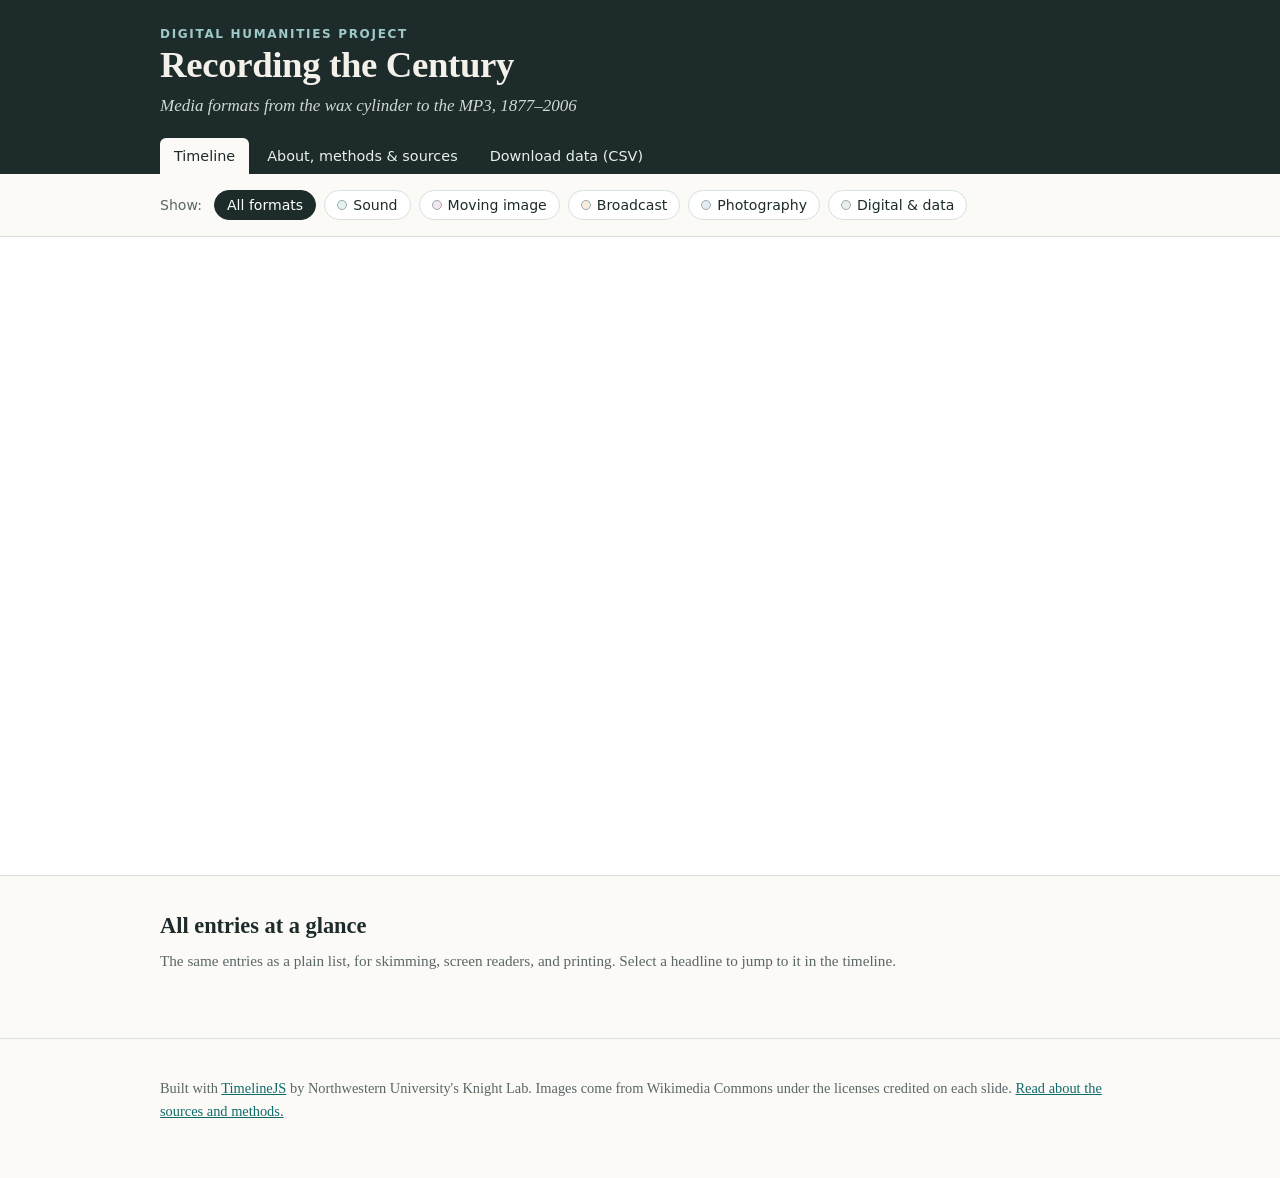
<file: media-timeline/index.html>
<!DOCTYPE html>
<html lang="en">
<head>
<meta charset="utf-8">
<meta name="viewport" content="width=device-width, initial-scale=1">
<title>Recording the Century: Media Formats, 1877–2006</title>
<meta name="description" content="An interactive timeline of 20th-century media formats: sound, moving image, broadcast, photography and digital data.">
<link rel="stylesheet" href="https://cdn.knightlab.com/libs/timeline3/latest/css/timeline.css">
<link rel="stylesheet" href="style.css">
</head>
<body>
<header class="site">
  <div class="wrap">
    <p class="kicker">Digital Humanities project</p>
    <h1>Recording the Century</h1>
    <p class="dek">Media formats from the wax cylinder to the MP3, 1877–2006</p>
    <nav><a href="index.html" aria-current="page">Timeline</a><a href="about.html">About, methods &amp; sources</a><a href="data/media-formats-revised.csv">Download data (CSV)</a></nav>
  </div>
</header>

<main>
  <div class="wrap">
    <div class="filters" role="group" aria-label="Filter the timeline by group">
      <span class="label">Show:</span>
      <button type="button" data-g="" aria-pressed="true">All formats</button>
      <button type="button" data-g="Sound" aria-pressed="false"><i style="background:#e3f1f1"></i>Sound</button>
      <button type="button" data-g="Moving image" aria-pressed="false"><i style="background:#f3e6ef"></i>Moving image</button>
      <button type="button" data-g="Broadcast" aria-pressed="false"><i style="background:#f8ecdc"></i>Broadcast</button>
      <button type="button" data-g="Photography" aria-pressed="false"><i style="background:#e6eaf4"></i>Photography</button>
      <button type="button" data-g="Digital & data" aria-pressed="false"><i style="background:#e5f0e6"></i>Digital &amp; data</button>
    </div>
  </div>
  <div id="timeline-embed" aria-label="Interactive timeline"></div>

  <section class="wrap listview" aria-labelledby="list-h">
    <h2 id="list-h">All entries at a glance</h2>
    <p class="note">The same entries as a plain list, for skimming, screen readers, and printing. Select a headline to jump to it in the timeline.</p>
    <ol id="list"></ol>
  </section>
</main>

<footer class="site"><div class="wrap">
  <p>Built with <a href="https://timeline.knightlab.com/">TimelineJS</a> by Northwestern University's Knight Lab. Images come from Wikimedia Commons under the licenses credited on each slide. <a href="about.html">Read about the sources and methods.</a></p>
</div></footer>

<script src="https://cdn.knightlab.com/libs/timeline3/latest/js/timeline.js"></script>
<script>
(async function () {
  const data = await fetch('timeline.json').then(r => r.json());
  const opts = { hash_bookmark: true, initial_zoom: 2, timenav_height_percentage: 30, font: 'default' };
  let tl;
  function render(group) {
    const d = structuredClone(data);
    if (group) d.events = d.events.filter(e => e.group === group);
    document.getElementById('timeline-embed').innerHTML = '';
    tl = new TL.Timeline('timeline-embed', d, opts);
  }
  render('');

  document.querySelectorAll('.filters button').forEach(b => b.addEventListener('click', () => {
    document.querySelectorAll('.filters button').forEach(x => x.setAttribute('aria-pressed', x === b));
    history.replaceState(null, '', location.pathname);
    render(b.dataset.g);
  }));

  const fmt = sd => {
    const m = ['','Jan.','Feb.','Mar.','Apr.','May','June','July','Aug.','Sept.','Oct.','Nov.','Dec.'];
    return [sd.month ? m[+sd.month] : '', sd.day || '', sd.year].filter(Boolean).join(' ').replace(/(\d) (\d{4})$/, '$1, $2');
  };
  const list = document.getElementById('list');
  data.events.forEach(e => {
    const li = document.createElement('li');
    li.innerHTML = `<span class="yr">${fmt(e.start_date)}</span>
      <a href="#event-${e.unique_id}" class="jump">${e.text.headline}</a>
      <span class="grp">${e.group}</span>`;
    li.querySelector('a').addEventListener('click', ev => {
      ev.preventDefault();
      document.querySelector('.filters button[data-g=""]').click();
      setTimeout(() => { tl.goToId(e.unique_id); document.getElementById('timeline-embed').scrollIntoView({behavior: 'smooth'}); }, 300);
    });
    list.appendChild(li);
  });
})();
</script>
</body>
</html>
</file>
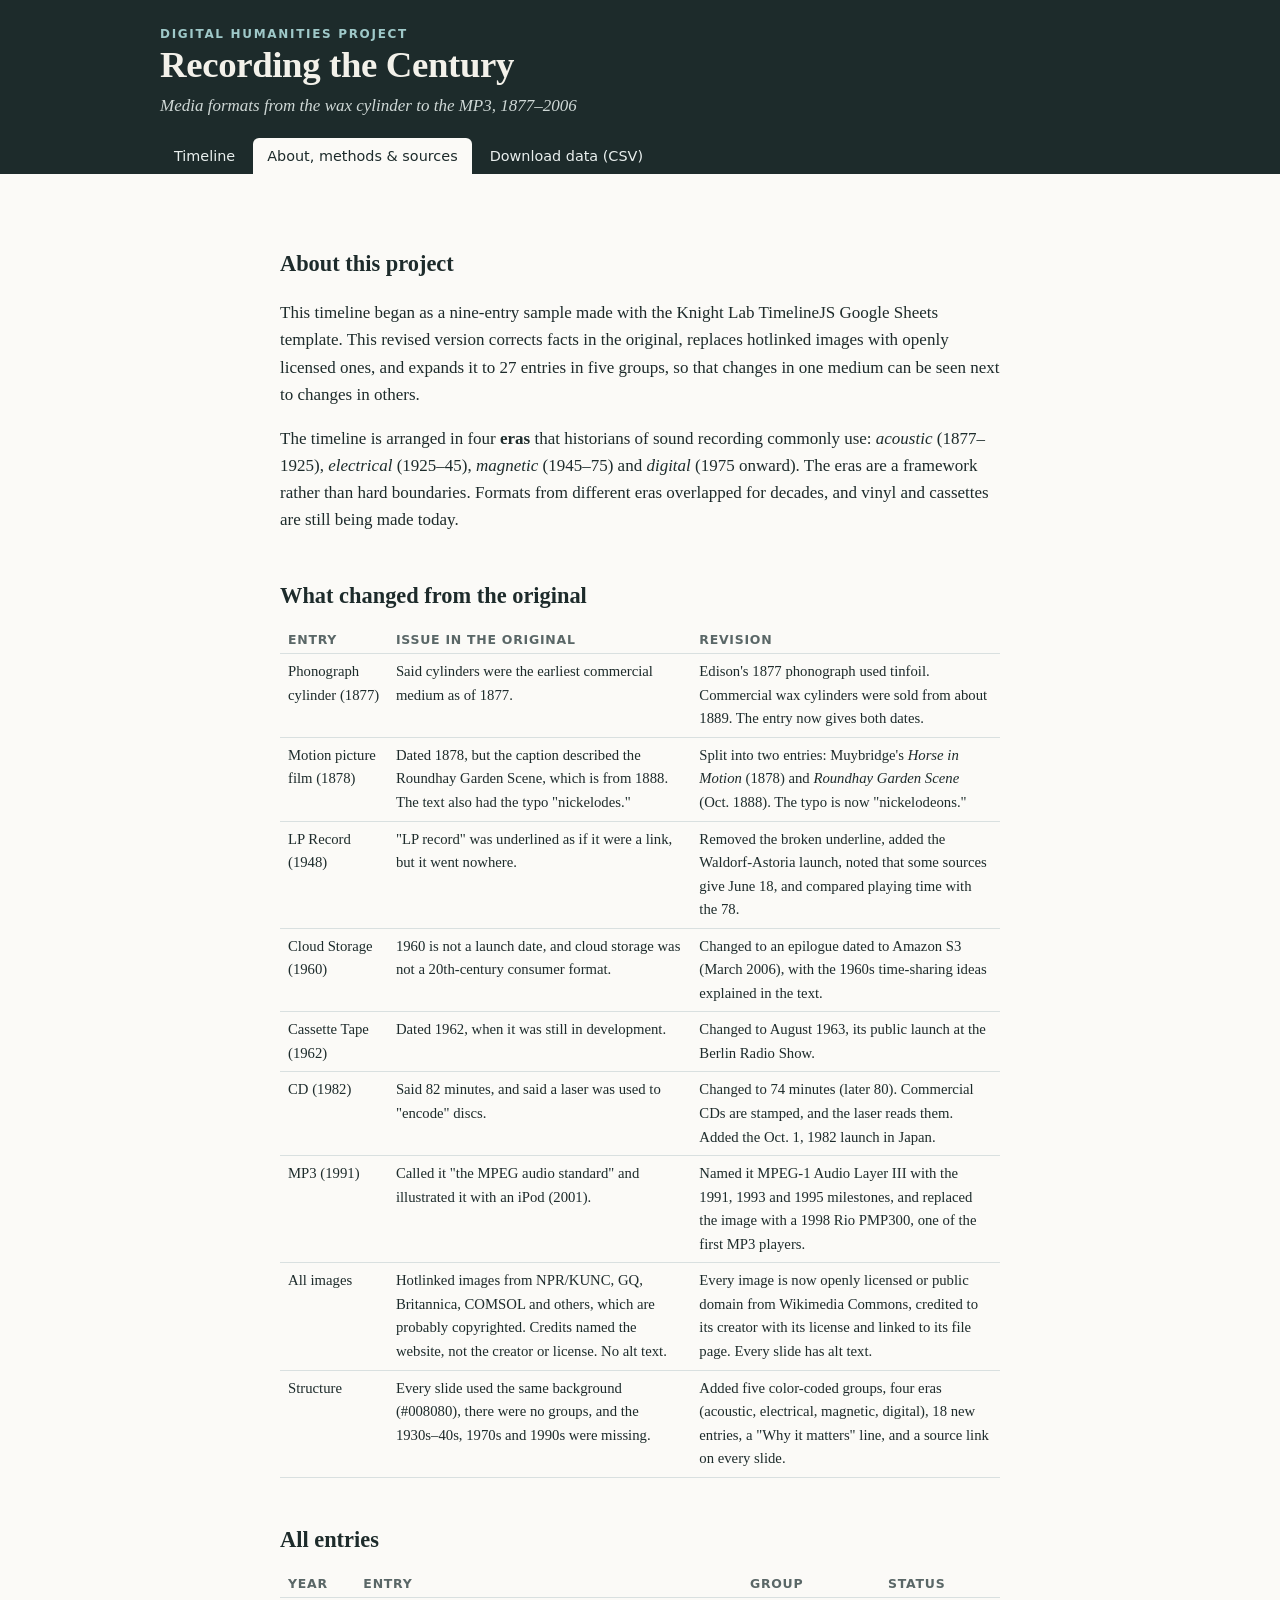
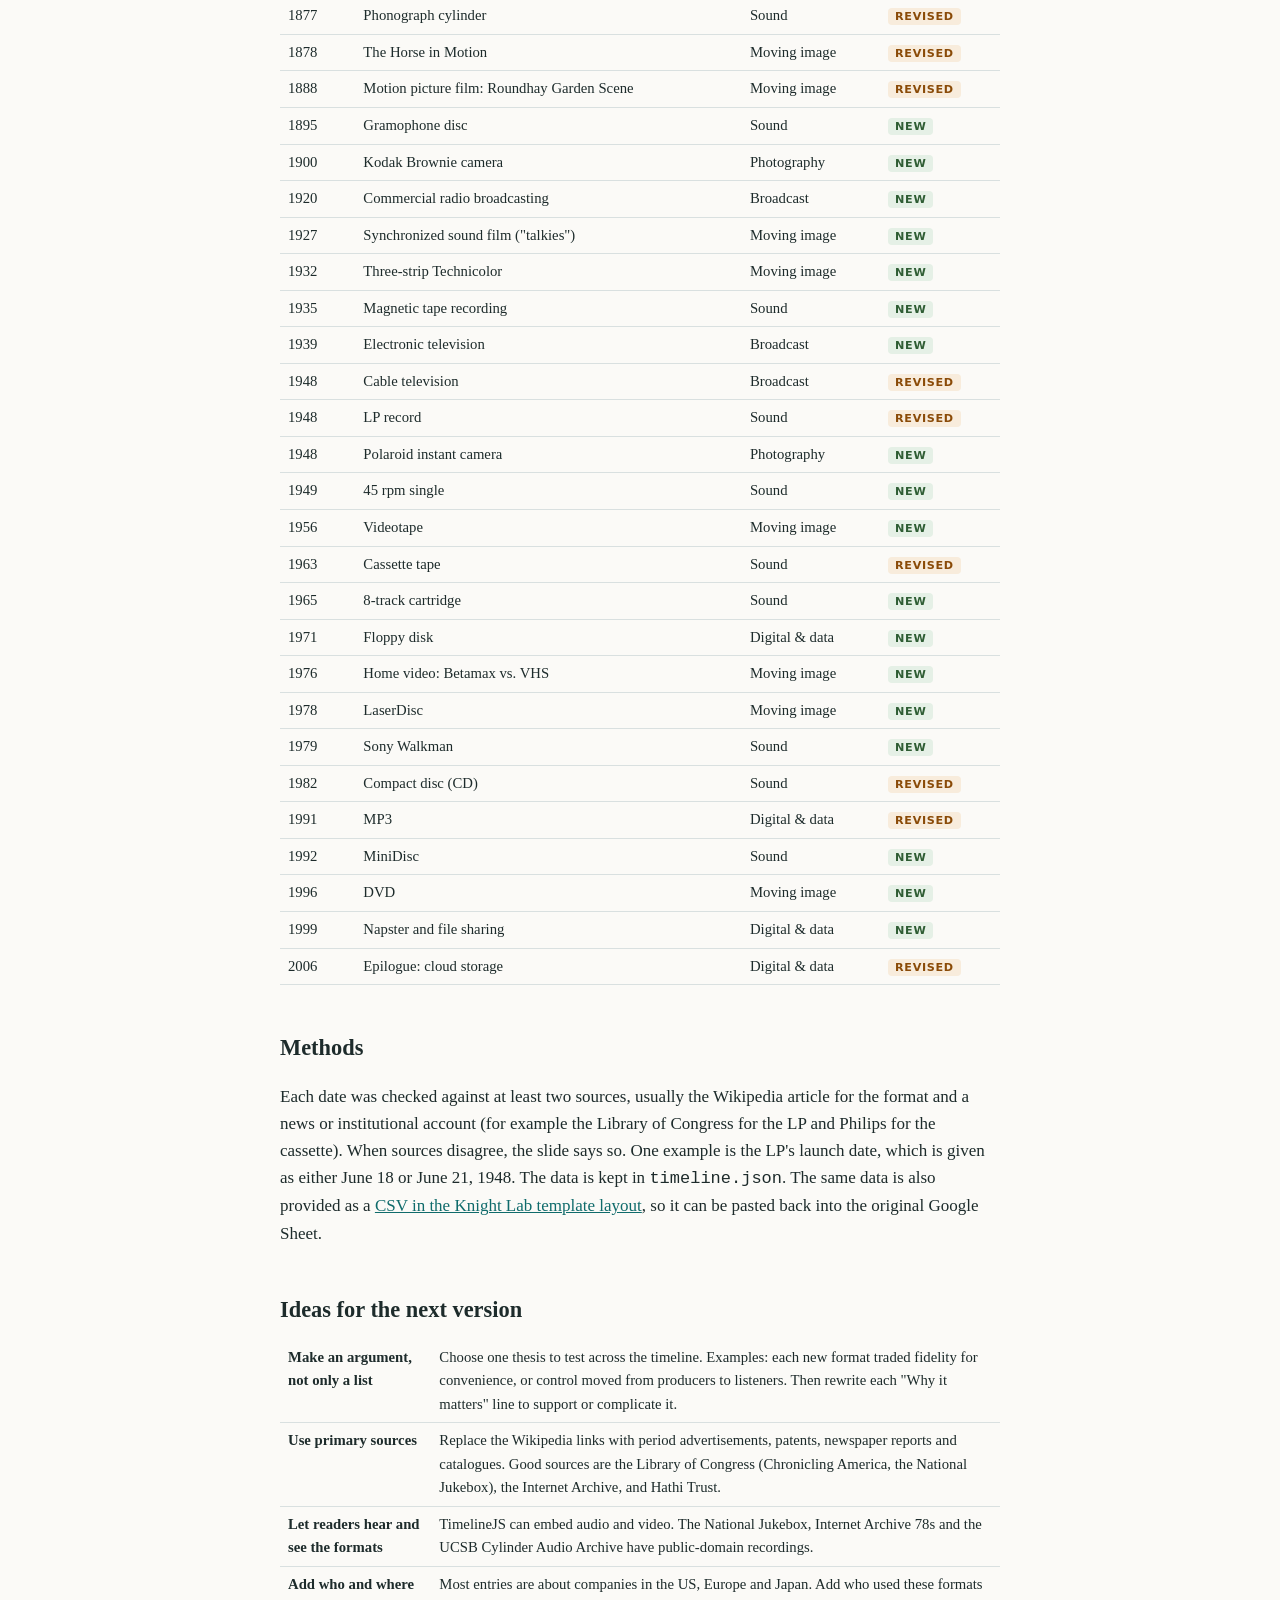
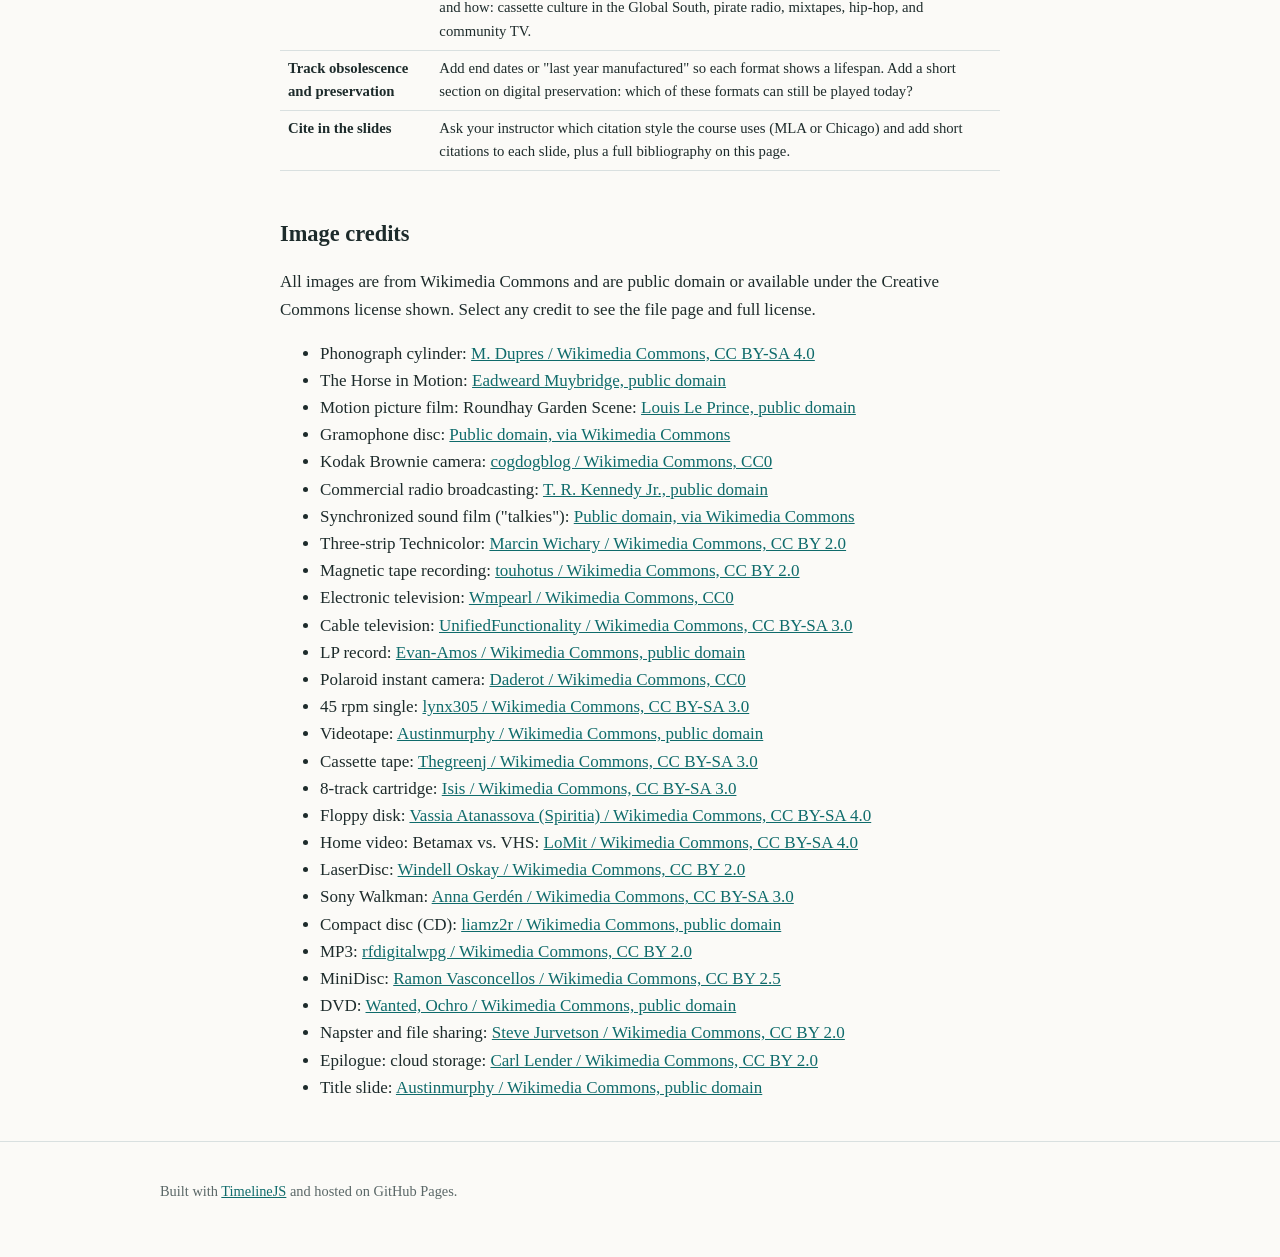
<file: media-timeline/about.html>
<!DOCTYPE html>
<html lang="en">
<head>
<meta charset="utf-8">
<meta name="viewport" content="width=device-width, initial-scale=1">
<title>About, methods &amp; sources | Recording the Century</title>
<link rel="stylesheet" href="style.css">
</head>
<body>
<header class="site">
  <div class="wrap">
    <p class="kicker">Digital Humanities project</p>
    <h1>Recording the Century</h1>
    <p class="dek">Media formats from the wax cylinder to the MP3, 1877–2006</p>
    <nav><a href="index.html">Timeline</a><a href="about.html" aria-current="page">About, methods &amp; sources</a><a href="data/media-formats-revised.csv">Download data (CSV)</a></nav>
  </div>
</header>
<main class="wrap prose">
  <h2>About this project</h2>
  <p>This timeline began as a nine-entry sample made with the Knight Lab TimelineJS Google Sheets template. This revised version corrects facts in the original, replaces hotlinked images with openly licensed ones, and expands it to 27 entries in five groups, so that changes in one medium can be seen next to changes in others.</p>
  <p>The timeline is arranged in four <strong>eras</strong> that historians of sound recording commonly use: <em>acoustic</em> (1877–1925), <em>electrical</em> (1925–45), <em>magnetic</em> (1945–75) and <em>digital</em> (1975 onward). The eras are a framework rather than hard boundaries. Formats from different eras overlapped for decades, and vinyl and cassettes are still being made today.</p>

  <h2>What changed from the original</h2>
  <table><thead><tr><th>Entry</th><th>Issue in the original</th><th>Revision</th></tr></thead><tbody>
  <tr><td>Phonograph cylinder (1877)</td><td>Said cylinders were the earliest commercial medium as of 1877.</td><td>Edison's 1877 phonograph used tinfoil. Commercial wax cylinders were sold from about 1889. The entry now gives both dates.</td></tr><tr><td>Motion picture film (1878)</td><td>Dated 1878, but the caption described the Roundhay Garden Scene, which is from 1888. The text also had the typo "nickelodes."</td><td>Split into two entries: Muybridge's <em>Horse in Motion</em> (1878) and <em>Roundhay Garden Scene</em> (Oct. 1888). The typo is now "nickelodeons."</td></tr><tr><td>LP Record (1948)</td><td>"LP record" was underlined as if it were a link, but it went nowhere.</td><td>Removed the broken underline, added the Waldorf-Astoria launch, noted that some sources give June 18, and compared playing time with the 78.</td></tr><tr><td>Cloud Storage (1960)</td><td>1960 is not a launch date, and cloud storage was not a 20th-century consumer format.</td><td>Changed to an epilogue dated to Amazon S3 (March 2006), with the 1960s time-sharing ideas explained in the text.</td></tr><tr><td>Cassette Tape (1962)</td><td>Dated 1962, when it was still in development.</td><td>Changed to August 1963, its public launch at the Berlin Radio Show.</td></tr><tr><td>CD (1982)</td><td>Said 82 minutes, and said a laser was used to "encode" discs.</td><td>Changed to 74 minutes (later 80). Commercial CDs are stamped, and the laser reads them. Added the Oct. 1, 1982 launch in Japan.</td></tr><tr><td>MP3 (1991)</td><td>Called it "the MPEG audio standard" and illustrated it with an iPod (2001).</td><td>Named it MPEG-1 Audio Layer III with the 1991, 1993 and 1995 milestones, and replaced the image with a 1998 Rio PMP300, one of the first MP3 players.</td></tr><tr><td>All images</td><td>Hotlinked images from NPR/KUNC, GQ, Britannica, COMSOL and others, which are probably copyrighted. Credits named the website, not the creator or license. No alt text.</td><td>Every image is now openly licensed or public domain from Wikimedia Commons, credited to its creator with its license and linked to its file page. Every slide has alt text.</td></tr><tr><td>Structure</td><td>Every slide used the same background (#008080), there were no groups, and the 1930s–40s, 1970s and 1990s were missing.</td><td>Added five color-coded groups, four eras (acoustic, electrical, magnetic, digital), 18 new entries, a "Why it matters" line, and a source link on every slide.</td></tr>
  </tbody></table>

  <h2>All entries</h2>
  <table><thead><tr><th>Year</th><th>Entry</th><th>Group</th><th>Status</th></tr></thead><tbody>
  <tr><td>1877</td><td>Phonograph cylinder</td><td>Sound</td><td><span class="tag revised">revised</span></td></tr><tr><td>1878</td><td>The Horse in Motion</td><td>Moving image</td><td><span class="tag revised">revised</span></td></tr><tr><td>1888</td><td>Motion picture film: Roundhay Garden Scene</td><td>Moving image</td><td><span class="tag revised">revised</span></td></tr><tr><td>1895</td><td>Gramophone disc</td><td>Sound</td><td><span class="tag new">new</span></td></tr><tr><td>1900</td><td>Kodak Brownie camera</td><td>Photography</td><td><span class="tag new">new</span></td></tr><tr><td>1920</td><td>Commercial radio broadcasting</td><td>Broadcast</td><td><span class="tag new">new</span></td></tr><tr><td>1927</td><td>Synchronized sound film (&quot;talkies&quot;)</td><td>Moving image</td><td><span class="tag new">new</span></td></tr><tr><td>1932</td><td>Three-strip Technicolor</td><td>Moving image</td><td><span class="tag new">new</span></td></tr><tr><td>1935</td><td>Magnetic tape recording</td><td>Sound</td><td><span class="tag new">new</span></td></tr><tr><td>1939</td><td>Electronic television</td><td>Broadcast</td><td><span class="tag new">new</span></td></tr><tr><td>1948</td><td>Cable television</td><td>Broadcast</td><td><span class="tag revised">revised</span></td></tr><tr><td>1948</td><td>LP record</td><td>Sound</td><td><span class="tag revised">revised</span></td></tr><tr><td>1948</td><td>Polaroid instant camera</td><td>Photography</td><td><span class="tag new">new</span></td></tr><tr><td>1949</td><td>45 rpm single</td><td>Sound</td><td><span class="tag new">new</span></td></tr><tr><td>1956</td><td>Videotape</td><td>Moving image</td><td><span class="tag new">new</span></td></tr><tr><td>1963</td><td>Cassette tape</td><td>Sound</td><td><span class="tag revised">revised</span></td></tr><tr><td>1965</td><td>8-track cartridge</td><td>Sound</td><td><span class="tag new">new</span></td></tr><tr><td>1971</td><td>Floppy disk</td><td>Digital & data</td><td><span class="tag new">new</span></td></tr><tr><td>1976</td><td>Home video: Betamax vs. VHS</td><td>Moving image</td><td><span class="tag new">new</span></td></tr><tr><td>1978</td><td>LaserDisc</td><td>Moving image</td><td><span class="tag new">new</span></td></tr><tr><td>1979</td><td>Sony Walkman</td><td>Sound</td><td><span class="tag new">new</span></td></tr><tr><td>1982</td><td>Compact disc (CD)</td><td>Sound</td><td><span class="tag revised">revised</span></td></tr><tr><td>1991</td><td>MP3</td><td>Digital & data</td><td><span class="tag revised">revised</span></td></tr><tr><td>1992</td><td>MiniDisc</td><td>Sound</td><td><span class="tag new">new</span></td></tr><tr><td>1996</td><td>DVD</td><td>Moving image</td><td><span class="tag new">new</span></td></tr><tr><td>1999</td><td>Napster and file sharing</td><td>Digital & data</td><td><span class="tag new">new</span></td></tr><tr><td>2006</td><td>Epilogue: cloud storage</td><td>Digital & data</td><td><span class="tag revised">revised</span></td></tr>
  </tbody></table>

  <h2>Methods</h2>
  <p>Each date was checked against at least two sources, usually the Wikipedia article for the format and a news or institutional account (for example the Library of Congress for the LP and Philips for the cassette). When sources disagree, the slide says so. One example is the LP's launch date, which is given as either June 18 or June 21, 1948. The data is kept in <code>timeline.json</code>. The same data is also provided as a <a href="data/media-formats-revised.csv">CSV in the Knight Lab template layout</a>, so it can be pasted back into the original Google Sheet.</p>

  <h2>Ideas for the next version</h2>
  <table><tbody>
  <tr><td><strong>Make an argument, not only a list</strong></td><td>Choose one thesis to test across the timeline. Examples: each new format traded fidelity for convenience, or control moved from producers to listeners. Then rewrite each "Why it matters" line to support or complicate it.</td></tr><tr><td><strong>Use primary sources</strong></td><td>Replace the Wikipedia links with period advertisements, patents, newspaper reports and catalogues. Good sources are the Library of Congress (Chronicling America, the National Jukebox), the Internet Archive, and Hathi Trust.</td></tr><tr><td><strong>Let readers hear and see the formats</strong></td><td>TimelineJS can embed audio and video. The National Jukebox, Internet Archive 78s and the UCSB Cylinder Audio Archive have public-domain recordings.</td></tr><tr><td><strong>Add who and where</strong></td><td>Most entries are about companies in the US, Europe and Japan. Add who used these formats and how: cassette culture in the Global South, pirate radio, mixtapes, hip-hop, and community TV.</td></tr><tr><td><strong>Track obsolescence and preservation</strong></td><td>Add end dates or "last year manufactured" so each format shows a lifespan. Add a short section on digital preservation: which of these formats can still be played today?</td></tr><tr><td><strong>Cite in the slides</strong></td><td>Ask your instructor which citation style the course uses (MLA or Chicago) and add short citations to each slide, plus a full bibliography on this page.</td></tr>
  </tbody></table>

  <h2>Image credits</h2>
  <p>All images are from Wikimedia Commons and are public domain or available under the Creative Commons license shown. Select any credit to see the file page and full license.</p>
  <ul><li>Phonograph cylinder: <a href="https://commons.wikimedia.org/wiki/File:Cilindrodefonografo.jpg">M. Dupres / Wikimedia Commons, CC BY-SA 4.0</a></li><li>The Horse in Motion: <a href="https://commons.wikimedia.org/wiki/File:Muybridge_race_horse_animated.gif">Eadweard Muybridge, public domain</a></li><li>Motion picture film: Roundhay Garden Scene: <a href="https://commons.wikimedia.org/wiki/File:Leprince-roundhay-reduxV2-frame.png">Louis Le Prince, public domain</a></li><li>Gramophone disc: <a href="https://commons.wikimedia.org/wiki/File:Berliner_Gramophone_3301Z.png">Public domain, via Wikimedia Commons</a></li><li>Kodak Brownie camera: <a href="https://commons.wikimedia.org/wiki/File:2014-365-233_The_Basic_Brownie_Camera_(14809795240).jpg">cogdogblog / Wikimedia Commons, CC0</a></li><li>Commercial radio broadcasting: <a href="https://commons.wikimedia.org/wiki/File:Frank_Conrad_radio_station_8XK_1920.jpg">T. R. Kennedy Jr., public domain</a></li><li>Synchronized sound film (&quot;talkies&quot;): <a href="https://commons.wikimedia.org/wiki/File:The_Jazz_Singer_1927_Poster.jpg">Public domain, via Wikimedia Commons</a></li><li>Three-strip Technicolor: <a href="https://commons.wikimedia.org/wiki/File:3-strip_Technicolor_camera.jpg">Marcin Wichary / Wikimedia Commons, CC BY 2.0</a></li><li>Magnetic tape recording: <a href="https://commons.wikimedia.org/wiki/File:Revox_B77_reel-to-reel_audio_tape_recorder,_ca._1977_(cropped_and_edited).jpg">touhotus / Wikimedia Commons, CC BY 2.0</a></li><li>Electronic television: <a href="https://commons.wikimedia.org/wiki/File:Television,_RCA_Victor_TRK_12,_1939,_Wolfsonian-FIU_Museum.JPG">Wmpearl / Wikimedia Commons, CC0</a></li><li>Cable television: <a href="https://commons.wikimedia.org/wiki/File:Underground_television_cable_warning_sign.jpg">UnifiedFunctionality / Wikimedia Commons, CC BY-SA 3.0</a></li><li>LP record: <a href="https://commons.wikimedia.org/wiki/File:12in-Vinyl-LP-Record-Angle.jpg">Evan-Amos / Wikimedia Commons, public domain</a></li><li>Polaroid instant camera: <a href="https://commons.wikimedia.org/wiki/File:Polaroid_Land_Camera_Model_95_-_MIT_Museum_-_DSC03766.JPG">Daderot / Wikimedia Commons, CC0</a></li><li>45 rpm single: <a href="https://commons.wikimedia.org/wiki/File:45rpmadapter.jpg">lynx305 / Wikimedia Commons, CC BY-SA 3.0</a></li><li>Videotape: <a href="https://commons.wikimedia.org/wiki/File:Assorted_video_tapes.JPG">Austinmurphy / Wikimedia Commons, public domain</a></li><li>Cassette tape: <a href="https://commons.wikimedia.org/wiki/File:Compactcassette.jpg">Thegreenj / Wikimedia Commons, CC BY-SA 3.0</a></li><li>8-track cartridge: <a href="https://commons.wikimedia.org/wiki/File:8track_inside.JPG">Isis / Wikimedia Commons, CC BY-SA 3.0</a></li><li>Floppy disk: <a href="https://commons.wikimedia.org/wiki/File:8-inch_floppy_disk_-_IZOT,_Bulgaria.jpg">Vassia Atanassova (Spiritia) / Wikimedia Commons, CC BY-SA 4.0</a></li><li>Home video: Betamax vs. VHS: <a href="https://commons.wikimedia.org/wiki/File:VHS_videocassette_-_front.jpg">LoMit / Wikimedia Commons, CC BY-SA 4.0</a></li><li>LaserDisc: <a href="https://commons.wikimedia.org/wiki/File:LaserDisc.jpg">Windell Oskay / Wikimedia Commons, CC BY 2.0</a></li><li>Sony Walkman: <a href="https://commons.wikimedia.org/wiki/File:Walkman_TPS-L2.jpg">Anna Gerdén / Wikimedia Commons, CC BY-SA 3.0</a></li><li>Compact disc (CD): <a href="https://commons.wikimedia.org/wiki/File:Compact_Disc.png">liamz2r / Wikimedia Commons, public domain</a></li><li>MP3: <a href="https://commons.wikimedia.org/wiki/File:Diamond_Rio_PMP300_1.jpg">rfdigitalwpg / Wikimedia Commons, CC BY 2.0</a></li><li>MiniDisc: <a href="https://commons.wikimedia.org/wiki/File:TDK_MiniDisc_and_Duracell_Ultra_M3_20070320.jpg">Ramon Vasconcellos / Wikimedia Commons, CC BY 2.5</a></li><li>DVD: <a href="https://commons.wikimedia.org/wiki/File:DVD-R_bottom-side.jpg">Wanted, Ochro / Wikimedia Commons, public domain</a></li><li>Napster and file sharing: <a href="https://commons.wikimedia.org/wiki/File:Napster_Laser_(1197204).jpg">Steve Jurvetson / Wikimedia Commons, CC BY 2.0</a></li><li>Epilogue: cloud storage: <a href="https://commons.wikimedia.org/wiki/File:Datacenter_Server_Racks_(22370909788).jpg">Carl Lender / Wikimedia Commons, CC BY 2.0</a></li><li>Title slide: <a href="https://commons.wikimedia.org/wiki/File:Assorted_video_tapes.JPG">Austinmurphy / Wikimedia Commons, public domain</a></li></ul>
</main>
<footer class="site"><div class="wrap"><p>Built with <a href="https://timeline.knightlab.com/">TimelineJS</a> and hosted on GitHub Pages.</p></div></footer>
</body>
</html>
</file>
<file: media-timeline/style.css>
:root { --ink:#1d2b2b; --muted:#5a6767; --accent:#0f6b6b; --rule:#d9e0e0; --bg:#fbfaf7; }
* { box-sizing: border-box; }
body { margin:0; font: 17px/1.6 Georgia, "Iowan Old Style", "Times New Roman", serif; color:var(--ink); background:var(--bg); }
.wrap { max-width: 1000px; margin: 0 auto; padding: 0 20px; }
a { color: var(--accent); }
header.site { background: var(--ink); color: #f3f1ea; padding: 28px 0 0; }
header.site h1 { margin: 0; font-size: 2.3rem; line-height: 1.15; letter-spacing: -.01em; }
header.site .kicker { margin: 0 0 4px; font: 600 .75rem/1 system-ui, sans-serif; text-transform: uppercase; letter-spacing: .14em; color: #9fc9c9; }
header.site .dek { margin: 6px 0 18px; color: #cfd8d6; font-style: italic; }
header.site nav { display: flex; gap: 4px; flex-wrap: wrap; font: 500 .9rem system-ui, sans-serif; }
header.site nav a { color: #e9efee; text-decoration: none; padding: 10px 14px; border-radius: 6px 6px 0 0; }
header.site nav a[aria-current] { background: var(--bg); color: var(--ink); }
header.site nav a:hover:not([aria-current]) { background: rgba(255,255,255,.08); }
.filters { display:flex; flex-wrap:wrap; gap:8px; align-items:center; padding:16px 0; font: .88rem system-ui, sans-serif; }
.filters .label { color: var(--muted); margin-right: 4px; }
.filters button { font: inherit; border:1px solid var(--rule); background:#fff; color:var(--ink); padding:6px 12px; border-radius:999px; cursor:pointer; display:inline-flex; align-items:center; gap:6px; }
.filters button i { width:10px; height:10px; border-radius:50%; border:1px solid #9aa; display:inline-block; }
.filters button[aria-pressed="true"] { background: var(--ink); color:#fff; border-color: var(--ink); }
.filters button:focus-visible, a:focus-visible { outline: 3px solid #e8a33d; outline-offset: 2px; }
#timeline-embed { width: 100%; height: 640px; border-top:1px solid var(--rule); border-bottom:1px solid var(--rule); background:#fff; }
.tl-text-content .why { border-left: 3px solid var(--accent); padding-left: 10px; }
.tl-text-content .src { font-size: .85em; }
.listview { padding: 32px 20px 8px; }
.listview h2, .prose h2 { font-size: 1.4rem; margin: 0 0 6px; }
.note { color: var(--muted); margin-top: 0; font-size: .95rem; }
#list { list-style:none; padding:0; margin: 16px 0 0; columns: 2 320px; column-gap: 32px; }
#list li { break-inside: avoid; padding: 7px 0; border-bottom:1px solid var(--rule); display:grid; grid-template-columns: 7.2em 1fr; gap: 0 10px; }
#list .yr { font: .82rem/1.9 system-ui, sans-serif; color: var(--muted); grid-row: span 2; }
#list .grp { font: .72rem system-ui, sans-serif; text-transform: uppercase; letter-spacing: .08em; color: var(--muted); }
footer.site { margin-top: 40px; padding: 24px 0 40px; border-top: 1px solid var(--rule); font-size: .9rem; color: var(--muted); }
/* About page */
.prose { padding-top: 28px; max-width: 760px; }
.prose h2 { margin-top: 2em; }
.prose table { border-collapse: collapse; width: 100%; font-size: .92rem; margin: 12px 0; }
.prose th, .prose td { text-align:left; padding: 6px 8px; border-bottom: 1px solid var(--rule); vertical-align: top; }
.prose th { font: 600 .78rem system-ui, sans-serif; text-transform: uppercase; letter-spacing: .06em; color: var(--muted); }
.tag { font: 600 .7rem system-ui, sans-serif; text-transform: uppercase; letter-spacing:.06em; padding: 2px 7px; border-radius: 4px; }
.tag.new { background:#e5f0e6; color:#2f5d34; } .tag.revised { background:#f8ecdc; color:#8a4b08; }
@media (max-width: 600px) { header.site h1 { font-size: 1.7rem; } #timeline-embed { height: 560px; } }
</file>
